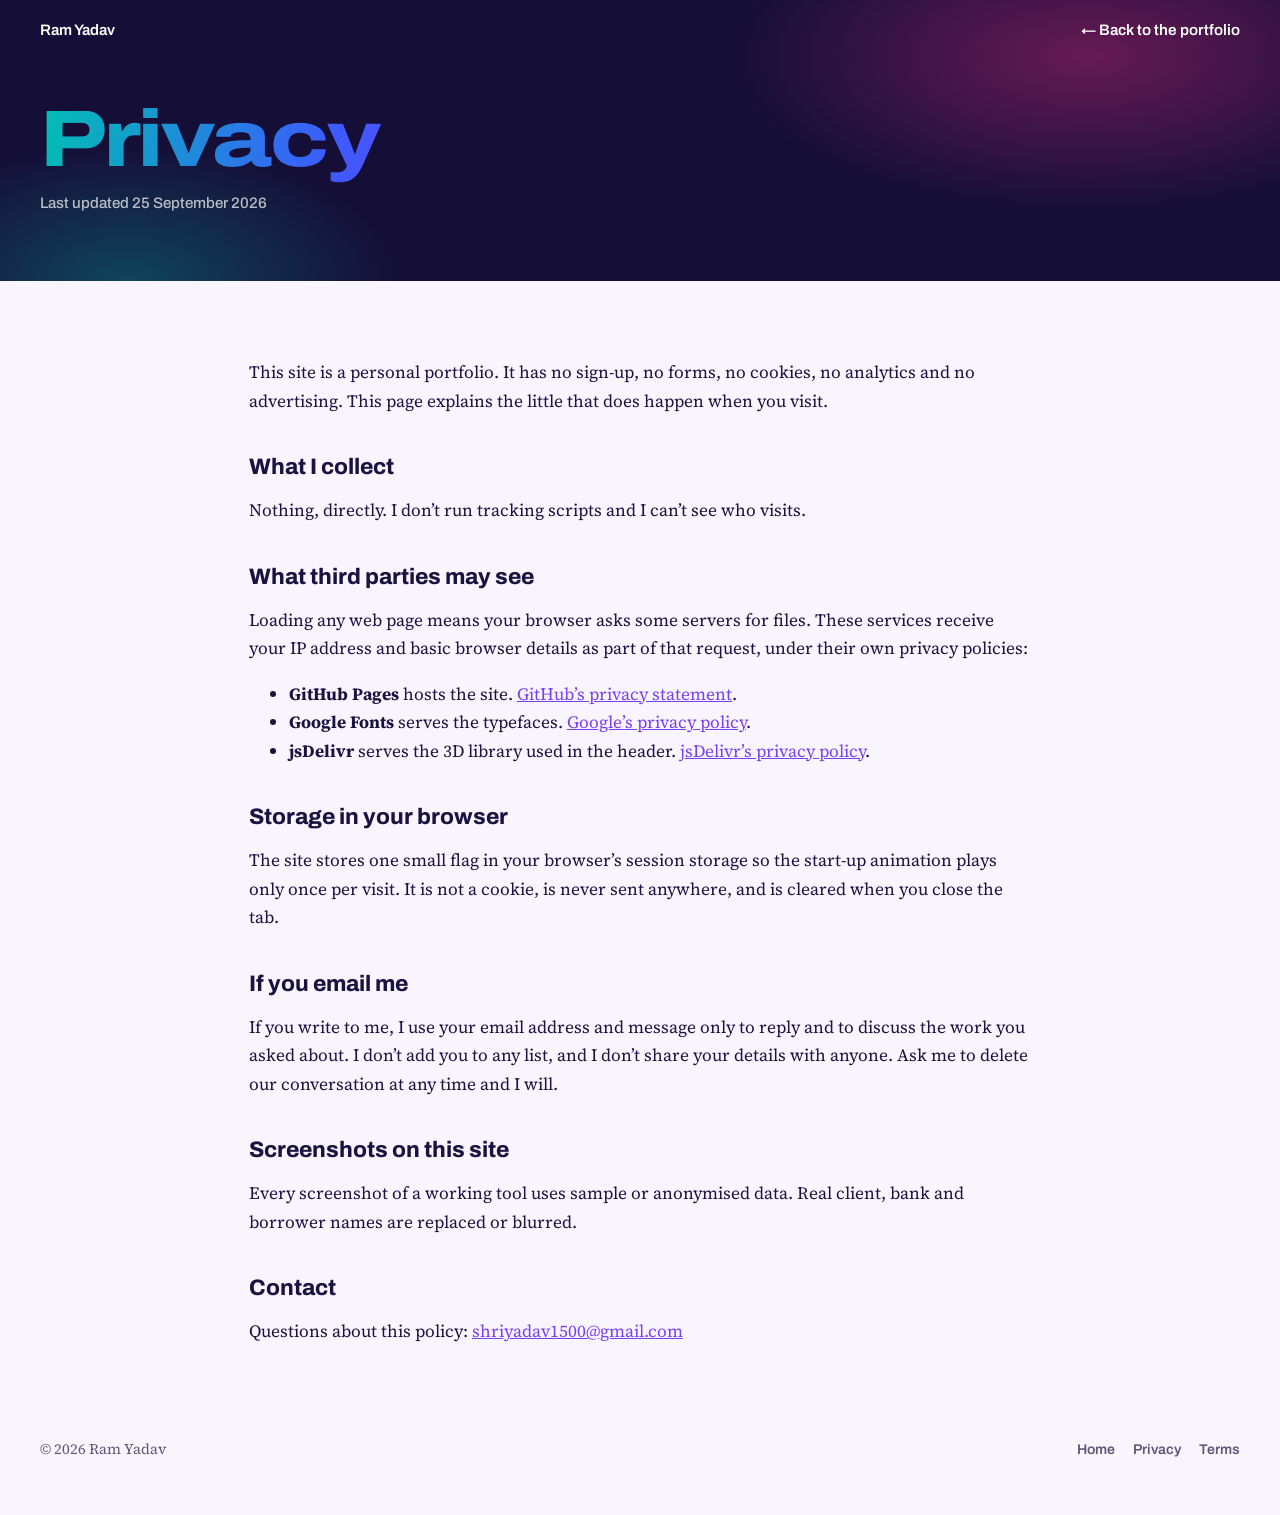
<file: privacy.html>
<!doctype html>
<html lang="en">
<head>
<meta charset="utf-8">
<meta name="viewport" content="width=device-width, initial-scale=1">
<title>Privacy – Ram Yadav</title>
<meta name="description" content="How this portfolio handles your data: no cookies, no analytics, no forms.">
<meta name="robots" content="index,follow">
<link rel="preconnect" href="https://fonts.googleapis.com">
<link rel="preconnect" href="https://fonts.gstatic.com" crossorigin>
<link href="https://fonts.googleapis.com/css2?family=Archivo:wdth,wght@100..125,400..800&family=Source+Serif+4:opsz,wght@8..60,400;8..60,600&display=swap" rel="stylesheet">
<link rel="stylesheet" href="style.css">
<link rel="icon" href="data:image/svg+xml,%3Csvg xmlns='http://www.w3.org/2000/svg' viewBox='0 0 32 32'%3E%3Crect x='5' y='5' width='22' height='22' fill='none' stroke='%23C0287A' stroke-width='3'/%3E%3Ccircle cx='16' cy='16' r='4' fill='%23C0287A'/%3E%3C/svg%3E">
</head>
<body>
<header class="legal-top">
  <div class="wrap">
    <div class="bar"><a href="./">Ram Yadav</a><a href="./">← Back to the portfolio</a></div>
    <h1>Privacy</h1>
    <p class="updated">Last updated 25 September 2026</p>
  </div>
</header>
<main class="wrap legal">
<p>This site is a personal portfolio. It has no sign-up, no forms, no cookies, no analytics and no advertising. This page explains the little that does happen when you visit.</p>

<h2>What I collect</h2>
<p>Nothing, directly. I don’t run tracking scripts and I can’t see who visits.</p>

<h2>What third parties may see</h2>
<p>Loading any web page means your browser asks some servers for files. These services receive your IP address and basic browser details as part of that request, under their own privacy policies:</p>
<ul>
  <li><strong>GitHub Pages</strong> hosts the site. <a href="https://docs.github.com/en/site-policy/privacy-policies/github-general-privacy-statement">GitHub’s privacy statement</a>.</li>
  <li><strong>Google Fonts</strong> serves the typefaces. <a href="https://policies.google.com/privacy">Google’s privacy policy</a>.</li>
  <li><strong>jsDelivr</strong> serves the 3D library used in the header. <a href="https://www.jsdelivr.com/terms/privacy-policy-jsdelivr-net">jsDelivr’s privacy policy</a>.</li>
</ul>

<h2>Storage in your browser</h2>
<p>The site stores one small flag in your browser’s session storage so the start-up animation plays only once per visit. It is not a cookie, is never sent anywhere, and is cleared when you close the tab.</p>

<h2>If you email me</h2>
<p>If you write to me, I use your email address and message only to reply and to discuss the work you asked about. I don’t add you to any list, and I don’t share your details with anyone. Ask me to delete our conversation at any time and I will.</p>

<h2>Screenshots on this site</h2>
<p>Every screenshot of a working tool uses sample or anonymised data. Real client, bank and borrower names are replaced or blurred.</p>

<h2>Contact</h2>
<p>Questions about this policy: <a href="mailto:shriyadav1500@gmail.com">shriyadav1500@gmail.com</a></p>

</main>
<footer class="wrap foot">
  <p>© 2026 Ram Yadav</p>
  <nav class="foot-links"><a href="./">Home</a><a href="privacy.html">Privacy</a><a href="terms.html">Terms</a></nav>
</footer>
</body>
</html>
</file>
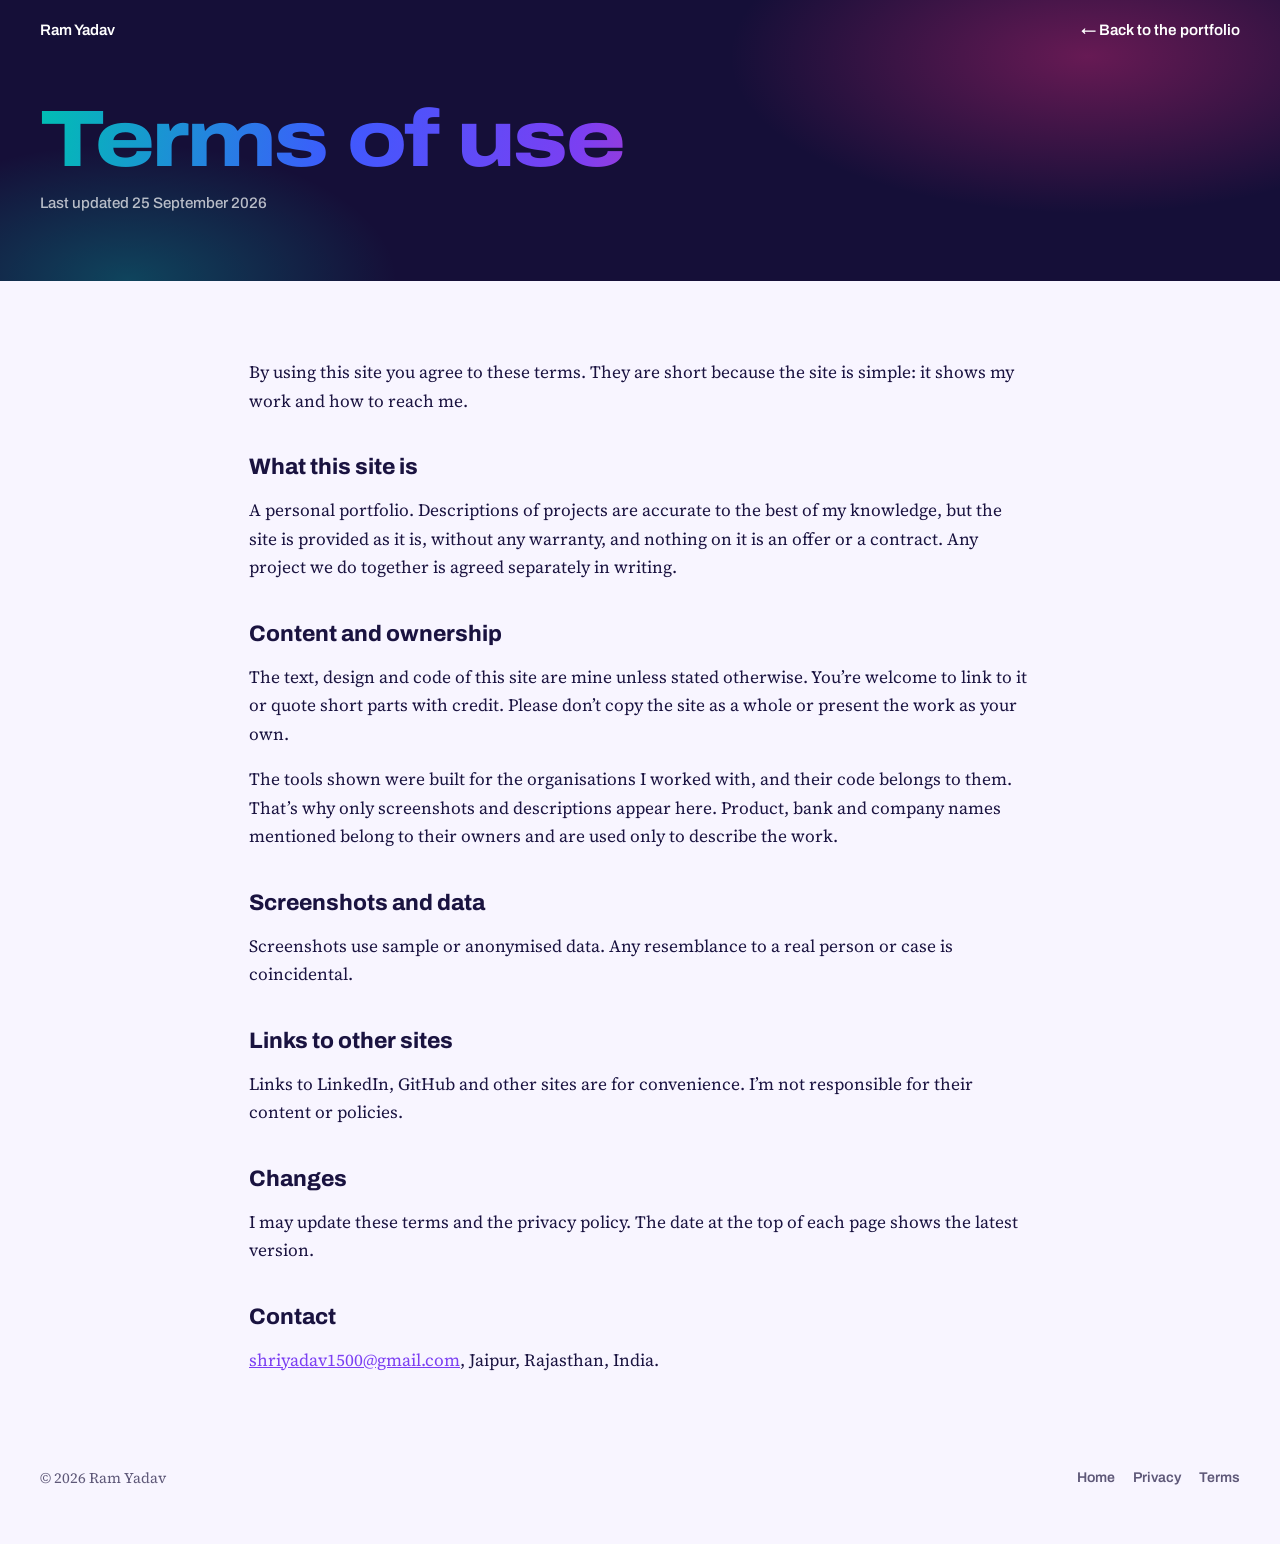
<file: terms.html>
<!doctype html>
<html lang="en">
<head>
<meta charset="utf-8">
<meta name="viewport" content="width=device-width, initial-scale=1">
<title>Terms of use – Ram Yadav</title>
<meta name="description" content="Terms for using Ram Yadav's portfolio site.">
<meta name="robots" content="index,follow">
<link rel="preconnect" href="https://fonts.googleapis.com">
<link rel="preconnect" href="https://fonts.gstatic.com" crossorigin>
<link href="https://fonts.googleapis.com/css2?family=Archivo:wdth,wght@100..125,400..800&family=Source+Serif+4:opsz,wght@8..60,400;8..60,600&display=swap" rel="stylesheet">
<link rel="stylesheet" href="style.css">
<link rel="icon" href="data:image/svg+xml,%3Csvg xmlns='http://www.w3.org/2000/svg' viewBox='0 0 32 32'%3E%3Crect x='5' y='5' width='22' height='22' fill='none' stroke='%23C0287A' stroke-width='3'/%3E%3Ccircle cx='16' cy='16' r='4' fill='%23C0287A'/%3E%3C/svg%3E">
</head>
<body>
<header class="legal-top">
  <div class="wrap">
    <div class="bar"><a href="./">Ram Yadav</a><a href="./">← Back to the portfolio</a></div>
    <h1>Terms of use</h1>
    <p class="updated">Last updated 25 September 2026</p>
  </div>
</header>
<main class="wrap legal">
<p>By using this site you agree to these terms. They are short because the site is simple: it shows my work and how to reach me.</p>

<h2>What this site is</h2>
<p>A personal portfolio. Descriptions of projects are accurate to the best of my knowledge, but the site is provided as it is, without any warranty, and nothing on it is an offer or a contract. Any project we do together is agreed separately in writing.</p>

<h2>Content and ownership</h2>
<p>The text, design and code of this site are mine unless stated otherwise. You’re welcome to link to it or quote short parts with credit. Please don’t copy the site as a whole or present the work as your own.</p>
<p>The tools shown were built for the organisations I worked with, and their code belongs to them. That’s why only screenshots and descriptions appear here. Product, bank and company names mentioned belong to their owners and are used only to describe the work.</p>

<h2>Screenshots and data</h2>
<p>Screenshots use sample or anonymised data. Any resemblance to a real person or case is coincidental.</p>

<h2>Links to other sites</h2>
<p>Links to LinkedIn, GitHub and other sites are for convenience. I’m not responsible for their content or policies.</p>

<h2>Changes</h2>
<p>I may update these terms and the privacy policy. The date at the top of each page shows the latest version.</p>

<h2>Contact</h2>
<p><a href="mailto:shriyadav1500@gmail.com">shriyadav1500@gmail.com</a>, Jaipur, Rajasthan, India.</p>

</main>
<footer class="wrap foot">
  <p>© 2026 Ram Yadav</p>
  <nav class="foot-links"><a href="./">Home</a><a href="privacy.html">Privacy</a><a href="terms.html">Terms</a></nav>
</footer>
</body>
</html>
</file>
<file: style.css>
/* Jaipur's colours: pink city walls, blue pottery, saffron, marigold, indigo dye. */
:root {
  --night: #150F38;
  --ink: #1A1340;
  --paper: #F8F5FF;
  --panel: #FFFFFF;
  --muted: #5E5878;
  --rule: #E3DDF3;
  --pink: #FF2E88;
  --saffron: #FF8A1F;
  --marigold: #FFBE0B;
  --turq: #00BFB3;
  --blue: #3D5AFE;
  --violet: #7B3FF2;
  --rainbow: linear-gradient(100deg, var(--turq), var(--blue) 25%, var(--violet) 45%, var(--pink) 68%, var(--saffron) 85%, var(--marigold));
  --sans: "Archivo", "Segoe UI", system-ui, sans-serif;
  --serif: "Source Serif 4", Georgia, serif;
  --ease: cubic-bezier(.16, 1, .3, 1);
  --max: 1200px;
  color-scheme: light;
}

*, *::before, *::after { box-sizing: border-box; }
html { scroll-behavior: smooth; overflow-x: clip; }
body { margin: 0; overflow-x: clip; background: var(--paper); color: var(--ink); font: 1.0625rem/1.65 var(--serif); -webkit-font-smoothing: antialiased; }
img { display: block; max-width: 100%; height: auto; }
a { color: inherit; }
:focus-visible { outline: 3px solid var(--marigold); outline-offset: 3px; }
h1, h2, h3 { font-family: var(--sans); line-height: 1.06; margin: 0; }
.wrap { width: min(var(--max), 100% - 32px); margin-inline: auto; }

/* ---------- top bar (sits on the dark hero) ---------- */
.top { position: absolute; inset: 0 0 auto; z-index: 3; display: flex; justify-content: space-between; align-items: center; padding: 22px 0; color: #fff; }
.mark { font: 800 1.05rem var(--sans); font-stretch: 118%; text-decoration: none; }
.top nav { display: flex; gap: 24px; align-items: center; font: 500 .95rem var(--sans); }
.top nav a { text-decoration: none; opacity: .75; }
.top nav a:hover { opacity: 1; }
.top .nav-cta { opacity: 1; padding: 8px 16px; border-radius: 999px; background: rgba(255,255,255,.1); border: 1px solid rgba(255,255,255,.25); backdrop-filter: blur(8px); }

/* ---------- hero ---------- */
.hero { position: relative; min-height: 100svh; display: grid; align-content: center; overflow: hidden; padding: 120px 0 44px; background: var(--night); color: #fff; isolation: isolate; }
.hero::before { /* coloured light pooling behind the terrain */
  content: ""; position: absolute; inset: -20%; z-index: -1;
  background: radial-gradient(38% 42% at 78% 30%, rgba(255,46,136,.35), transparent 70%),
              radial-gradient(34% 38% at 92% 78%, rgba(255,138,31,.30), transparent 70%),
              radial-gradient(40% 44% at 55% 95%, rgba(0,191,179,.28), transparent 70%),
              radial-gradient(30% 36% at 10% 10%, rgba(123,63,242,.35), transparent 70%);
  animation: drift 18s ease-in-out infinite alternate;
}
@keyframes drift { to { transform: translate(-3%, 2%) scale(1.06); } }
#terrain { position: absolute; inset: 0; width: 100%; height: 100%; z-index: 0; }
.hero::after { content: ""; position: absolute; inset: 0; z-index: 1; pointer-events: none; background: linear-gradient(90deg, rgba(21,15,56,.9) 12%, rgba(21,15,56,.35) 45%, transparent 70%); }
.hero-in, .hero-stats { position: relative; z-index: 2; }
.hero h1 {
  font-size: clamp(4rem, 12vw, 10.5rem); font-weight: 800; font-stretch: 125%; letter-spacing: -.035em; line-height: .86; margin: 0 0 30px;
  background: var(--rainbow); background-size: 220% 100%; -webkit-background-clip: text; background-clip: text; color: transparent;
  animation: rise 1.2s var(--ease) both, shimmer 9s linear infinite;
}
@keyframes shimmer { to { background-position: 220% 0; } }
.hello { font: 600 clamp(1.1rem, 1.8vw, 1.5rem) var(--sans); color: rgba(255,255,255,.78); margin: 0 0 6px 6px; animation: rise 1s var(--ease) both; }
.lede { font-size: clamp(1.25rem, 2.1vw, 1.6rem); max-width: 25em; margin: 0 0 10px; }
.sub { color: rgba(255,255,255,.7); margin: 0; }
.cta { display: flex; flex-wrap: wrap; gap: 12px; margin: 32px 0 0; }
.btn { font: 700 .98rem var(--sans); text-decoration: none; padding: 14px 24px; border-radius: 999px; color: #fff; background: linear-gradient(100deg, var(--pink), var(--saffron)); box-shadow: 0 14px 34px -14px var(--pink); transition: transform .35s var(--ease), box-shadow .35s; }
.btn:hover { transform: translateY(-3px) scale(1.02); box-shadow: 0 20px 40px -14px var(--pink); }
.btn.ghost { background: transparent; border: 1.5px solid currentColor; box-shadow: none; }
.hero-stats { display: grid; grid-template-columns: repeat(3, 1fr); gap: 16px; margin-top: 70px; }
.hero-stats div { display: flex; flex-direction: column-reverse; padding: 18px 20px; border-radius: 18px; background: rgba(255,255,255,.07); border: 1px solid rgba(255,255,255,.12); backdrop-filter: blur(10px); }
.hero-stats div:nth-child(1) dd { color: var(--turq); } .hero-stats div:nth-child(2) dd { color: var(--pink); } .hero-stats div:nth-child(3) dd { color: var(--marigold); }
.hero-stats dt { font: 500 .88rem var(--sans); color: rgba(255,255,255,.7); }
.hero-stats dd { margin: 0; font: 800 clamp(1.8rem, 3.4vw, 2.7rem) var(--sans); font-stretch: 118%; font-variant-numeric: tabular-nums; }
.hero-in > *, .hero-stats { opacity: 0; transform: translateY(18px); animation: rise 1s var(--ease) forwards; }
.hero-in > :nth-child(2) { animation-delay: .12s; } .hero-in > :nth-child(3) { animation-delay: .22s; } .hero-in > :nth-child(4) { animation-delay: .32s; }
.hero-stats { animation-delay: .5s; }
@keyframes rise { to { opacity: 1; transform: none; } }

/* ---------- moving skills band ---------- */
.band { overflow: hidden; background: linear-gradient(100deg, var(--saffron), var(--pink) 55%, var(--violet)); color: #fff; transform: rotate(-1.5deg); margin: -22px -10px 0; position: relative; z-index: 2; box-shadow: 0 18px 40px -20px rgba(255,46,136,.7); }
.band-track { display: flex; width: max-content; animation: slide 32s linear infinite; }
.band span { font: 800 clamp(1.1rem, 2.4vw, 1.7rem) var(--sans); font-stretch: 115%; padding: 16px 28px; white-space: nowrap; }
.band span::after { content: "✦"; margin-left: 56px; color: var(--marigold); }
@keyframes slide { to { transform: translateX(-50%); } }

/* ---------- section titles ---------- */
#work { padding: 110px 0 10px; }
.section-title { font-size: clamp(2.3rem, 5vw, 4rem); font-weight: 800; font-stretch: 118%; letter-spacing: -.025em; }
.section-lede { color: var(--muted); font-size: 1.15rem; margin: 12px 0 0; max-width: 40em; }

/* ---------- projects: each one wears its own colour ---------- */
.project { --c: var(--pink); padding: 90px 0 30px; }
.p-head h3 { font-size: clamp(2rem, 4.4vw, 3.4rem); font-weight: 800; font-stretch: 114%; letter-spacing: -.02em; }
.p-head h3::before { content: ""; display: block; width: 64px; height: 8px; border-radius: 8px; background: var(--c); margin-bottom: 22px; box-shadow: 18px 0 0 color-mix(in srgb, var(--c) 45%, transparent), 36px 0 0 color-mix(in srgb, var(--c) 20%, transparent); }
.p-sub { font-size: 1.22rem; color: var(--muted); margin: 14px 0 34px; max-width: 36em; }
.p-grid { display: grid; grid-template-columns: minmax(0, 1.6fr) minmax(0, 1fr); gap: 56px; align-items: start; }
.p-copy p { margin: 0 0 16px; max-width: 38em; }
.points { padding-left: 1.2em; margin: 6px 0 0; }
.points li { margin-bottom: 8px; }
.points li::marker { color: var(--c); content: "◆  "; font-size: .8em; }
.facts { margin: 0; padding: 24px; border-radius: 22px; background: color-mix(in srgb, var(--c) 10%, var(--panel)); border: 1px solid color-mix(in srgb, var(--c) 30%, transparent); font-family: var(--sans); }
.facts div + div { margin-top: 16px; }
.facts dt { font-size: .82rem; font-weight: 600; color: color-mix(in srgb, var(--c) 70%, var(--ink)); }
.facts dd { margin: 3px 0 0; font-size: .98rem; line-height: 1.45; }

/* screenshots float on a coloured, dotted (bandhani) stage and lean toward the pointer */
.shot, .shots { margin: 46px 0 0; }
.shots { display: grid; gap: 26px; }
.shots .shot { margin: 0; }
.shots.two { grid-template-columns: 1fr 1fr; }
.shots.two.narrow { grid-template-columns: .62fr 1.38fr; align-items: start; }
.shots.three { grid-template-columns: repeat(3, 1fr); }
.shot { perspective: 1400px; }
.zoom {
  --rx: 0deg; --ry: 0deg;
  display: block; width: 100%; padding: 22px; border: 0; border-radius: 26px; cursor: zoom-in;
  background: radial-gradient(circle at 1px 1px, rgba(255,255,255,.35) 1.4px, transparent 1.6px) 0 0 / 14px 14px,
              linear-gradient(135deg, var(--c), color-mix(in srgb, var(--c) 55%, var(--violet)));
  transform: rotateX(var(--rx)) rotateY(var(--ry)); transform-style: preserve-3d;
  transition: transform .5s var(--ease), box-shadow .5s;
  box-shadow: 0 30px 60px -30px color-mix(in srgb, var(--c) 80%, #000);
}
.zoom img { width: 100%; border-radius: 12px; transform: translateZ(40px); box-shadow: 0 18px 40px -16px rgba(0,0,0,.45); }
.tilt .zoom { transform: rotateX(18deg) rotateY(-10deg) scale(.92); }
.tilt.in .zoom { transform: rotateX(var(--rx)) rotateY(var(--ry)); }
figcaption { font: .9rem/1.45 var(--sans); color: var(--muted); margin-top: 12px; }
.reveal { opacity: 0; transform: translateY(26px); transition: opacity .9s var(--ease), transform .9s var(--ease); }
.reveal.in { opacity: 1; transform: none; }

/* ---------- runner pipeline ---------- */
.pipe { position: relative; list-style: none; padding: 0; margin: 0 0 42px; display: grid; grid-template-columns: repeat(8, 1fr); gap: 8px; font: 700 .88rem var(--sans); }
.pipe li { display: flex; align-items: center; justify-content: center; text-align: center; line-height: 1.25; padding: 12px 6px; border-radius: 999px; background: var(--panel); border: 1.5px solid var(--rule); color: var(--muted); animation: step 8s linear infinite; animation-delay: calc(var(--i) * 1s); }
@keyframes step {
  0%, 11% { color: #fff; background: var(--c); border-color: var(--c); transform: translateY(-4px); box-shadow: 0 12px 24px -10px var(--c); }
  13%, 100% { color: var(--muted); background: var(--panel); border-color: var(--rule); transform: none; box-shadow: none; }
}

/* ---------- agent flow ---------- */
.flow { width: 100%; height: auto; margin: 0 0 42px; font-family: var(--sans); }
.flow .edges path { fill: none; stroke: var(--c); stroke-width: 1.8; opacity: .7; stroke-dasharray: 6 8; animation: flow 1.4s linear infinite; }
@keyframes flow { to { stroke-dashoffset: -28; } }
.flow rect { fill: #FFFFFF; stroke: var(--rule); stroke-width: 1.5; }
.flow .nodes rect:nth-of-type(2) { fill: #E6FAF8; stroke: var(--turq); } .flow .nodes rect:nth-of-type(3) { fill: #EEF1FF; stroke: var(--blue); }
.flow .nodes rect:nth-of-type(4) { fill: #F3ECFF; stroke: var(--violet); } .flow .nodes rect:nth-of-type(5) { fill: #FFE9F3; stroke: var(--pink); }
.flow .nodes rect:nth-of-type(6) { fill: #FFF1E3; stroke: var(--saffron); } .flow .nodes rect:nth-of-type(7) { fill: #FFF7DB; stroke: var(--marigold); }
.flow .end { fill: var(--pink); stroke: var(--pink); }
.flow text { font-size: 13px; font-weight: 700; fill: #1A1340; text-anchor: middle; }
.flow text.s { font-size: 11px; font-weight: 500; fill: #5E5878; }
.flow .end + text { fill: #fff; }

/* ---------- smaller builds ---------- */
.more, .build, .path { padding: 110px 0 20px; }
.tools { display: grid; grid-template-columns: repeat(3, 1fr); gap: 18px; margin-top: 40px; }
.tools article { --t: var(--pink); padding: 28px; border-radius: 22px; background: var(--panel); border: 1px solid var(--rule); position: relative; overflow: hidden; transition: transform .5s var(--ease), box-shadow .5s; }
.tools article:nth-child(2) { --t: var(--turq); } .tools article:nth-child(3) { --t: var(--violet); }
.tools article:nth-child(4) { --t: var(--saffron); } .tools article:nth-child(5) { --t: var(--blue); } .tools article:nth-child(6) { --t: var(--marigold); }
.tools article::before { content: ""; position: absolute; width: 140px; height: 140px; right: -50px; top: -50px; border-radius: 50%; background: var(--t); opacity: .16; transition: transform .6s var(--ease); }
.tools article:hover { transform: translateY(-6px) rotate(-.4deg); box-shadow: 0 26px 50px -30px var(--t); }
.tools article:hover::before { transform: scale(2.2); }
.tools h3 { font-size: 1.18rem; font-weight: 750; margin-bottom: 10px; position: relative; }
.tools p { margin: 0; font-size: 1rem; position: relative; }
.tools .stack { margin-top: 14px; font: 600 .85rem var(--sans); color: color-mix(in srgb, var(--t) 80%, var(--ink)); }

/* ---------- services with a turning cube ---------- */
.build-grid { display: grid; grid-template-columns: 300px 1fr; gap: 56px; align-items: center; margin-top: 44px; }
.cube-wrap { perspective: 900px; height: 300px; cursor: grab; touch-action: none; user-select: none; display: grid; place-items: center; }
.cube { --s: 170px; width: var(--s); height: var(--s); position: relative; transform-style: preserve-3d; transform: rotateX(-22deg) rotateY(0deg); }
.cube b { position: absolute; inset: 0; display: grid; place-items: center; font: 800 1.2rem var(--sans); font-stretch: 112%; color: #fff; border-radius: 18px; box-shadow: inset 0 0 0 1px rgba(255,255,255,.35); }
.cube b:nth-child(1) { background: var(--pink); transform: translateZ(calc(var(--s) / 2)); }
.cube b:nth-child(2) { background: var(--turq); transform: rotateY(90deg) translateZ(calc(var(--s) / 2)); }
.cube b:nth-child(3) { background: var(--violet); transform: rotateY(180deg) translateZ(calc(var(--s) / 2)); }
.cube b:nth-child(4) { background: var(--saffron); transform: rotateY(-90deg) translateZ(calc(var(--s) / 2)); }
.cube b:nth-child(5) { background: var(--blue); transform: rotateX(90deg) translateZ(calc(var(--s) / 2)); }
.cube b:nth-child(6) { background: var(--marigold); color: #1A1340; transform: rotateX(-90deg) translateZ(calc(var(--s) / 2)); }
@keyframes turn { from { transform: rotateX(-22deg) rotateY(0); } to { transform: rotateX(-22deg) rotateY(360deg); } }
.services { list-style: none; padding: 0; margin: 0; display: grid; grid-template-columns: 1fr 1fr; gap: 14px; }
.services li { padding: 20px 22px; border-radius: 18px; background: var(--panel); border: 1px solid var(--rule); border-left: 5px solid var(--pink); }
.services li:nth-child(2) { border-left-color: var(--turq); } .services li:nth-child(3) { border-left-color: var(--violet); }
.services li:nth-child(4) { border-left-color: var(--saffron); } .services li:nth-child(5) { border-left-color: var(--blue); } .services li:nth-child(6) { border-left-color: var(--marigold); }
.services h3 { font-size: 1.15rem; font-weight: 750; margin-bottom: 6px; }
.services p { margin: 0; color: var(--muted); font-size: 1rem; }

/* ---------- path ---------- */
.timeline { list-style: none; margin: 46px 0 0; padding: 0; display: grid; grid-template-columns: repeat(3, 1fr); gap: 22px; }
.timeline li { padding: 28px; border-radius: 22px; background: var(--panel); border: 1px solid var(--rule); }
.timeline .when { font: 800 3.2rem/1 var(--sans); font-stretch: 122%; margin: 0 0 14px; background: var(--rainbow); background-size: 300% 100%; -webkit-background-clip: text; background-clip: text; color: transparent; }
.timeline li:nth-child(1) .when { background-position: 0 0; } .timeline li:nth-child(2) .when { background-position: 50% 0; } .timeline li:nth-child(3) .when { background-position: 100% 0; }
.timeline h3 { font-size: 1.2rem; font-weight: 750; margin-bottom: 8px; }
.timeline p { margin: 0; }

/* ---------- contact ---------- */
.contact { margin-top: 110px; padding: 90px min(6vw, 70px); border-radius: 36px; color: #fff; position: relative; overflow: hidden;
  background: linear-gradient(120deg, var(--violet), var(--pink) 45%, var(--saffron) 80%, var(--marigold)); background-size: 200% 200%; animation: glow 14s ease-in-out infinite alternate; }
@keyframes glow { to { background-position: 100% 100%; } }
.contact h2 { font-size: clamp(2.3rem, 5.8vw, 4.8rem); font-weight: 800; font-stretch: 122%; letter-spacing: -.03em; max-width: 13em; }
.contact > p { font-size: 1.25rem; max-width: 32em; margin: 18px 0 0; opacity: .92; }
.contact .btn { background: #fff; color: #1A1340; box-shadow: 0 16px 36px -16px rgba(0,0,0,.5); }
.contact .btn.ghost { background: transparent; color: #fff; }
.foot { padding: 34px 0 54px; color: var(--muted); font-size: .92rem; }

/* ---------- lightbox ---------- */
.lightbox { border: 0; padding: 0; background: transparent; max-width: 96vw; }
.lightbox::backdrop { background: rgba(21, 15, 56, .88); backdrop-filter: blur(6px); }
.lightbox img { max-width: 96vw; max-height: 86vh; border-radius: 12px; }
.lb-close { display: block; margin: 0 0 10px auto; font: 700 .95rem var(--sans); padding: 8px 18px; border-radius: 999px; border: 0; cursor: pointer; background: var(--marigold); }

/* ---------- small screens ---------- */
@media (max-width: 900px) {
  .top nav a:not(.nav-cta) { display: none; }
  .p-grid, .shots.two, .shots.two.narrow, .build-grid { grid-template-columns: 1fr; gap: 28px; }
  .shots.three, .tools, .services { grid-template-columns: 1fr 1fr; }
  .timeline { grid-template-columns: 1fr; }
  .pipe { grid-template-columns: repeat(4, 1fr); grid-auto-rows: 1fr; }
  .hero::after { background: linear-gradient(0deg, rgba(21,15,56,.95) 35%, rgba(21,15,56,.4)); }
}
@media (max-width: 560px) {
  .shots.three, .tools, .services, .hero-stats { grid-template-columns: 1fr; }
  .zoom { padding: 12px; border-radius: 18px; }
  .contact { border-radius: 24px; }
}
@media (prefers-reduced-motion: reduce) {
  *, *::before, *::after { animation: none !important; transition: none !important; }
  .reveal, .hero-in > *, .hero-stats { opacity: 1; transform: none; }
  .tilt .zoom { transform: none; }
}

/* ================= control room layer ================= */
/* boot screen */
.boot { position: fixed; inset: 0; z-index: 50; background: var(--night); color: #fff; display: grid; grid-template-rows: 1fr auto; padding: 5vw; font: .95rem/1.7 ui-monospace, "Cascadia Code", Consolas, monospace; transition: transform .9s var(--ease) .1s, opacity .6s .5s; }
.boot.done { transform: translateY(-100%); opacity: 0; pointer-events: none; }
.boot-log { margin: 0; color: rgba(255,255,255,.7); white-space: pre-wrap; }
.boot-log b { color: var(--turq); font-weight: 600; }
.boot-pct { margin: 0; font: 800 clamp(5rem, 18vw, 15rem)/.8 var(--sans); font-stretch: 125%; text-align: right; background: var(--rainbow); -webkit-background-clip: text; background-clip: text; color: transparent; }

/* HUD strip */
.hud { display: flex; gap: 22px; margin: 0; font: 500 .78rem ui-monospace, Consolas, monospace; letter-spacing: .02em; color: rgba(255,255,255,.62); }
.hud .ok { color: #7CF0C8; }
.hud .ok::before { content: ""; display: inline-block; width: 7px; height: 7px; border-radius: 50%; background: #7CF0C8; margin-right: 7px; box-shadow: 0 0 10px #7CF0C8; animation: blink 2s infinite; }
@keyframes blink { 50% { opacity: .35; } }

/* rotating word */
.rot { display: inline-block; color: var(--marigold); font-weight: 600; min-width: 5ch; transition: opacity .3s, transform .3s var(--ease); }
.rot.out { opacity: 0; transform: translateY(-40%); }

/* manifesto: words light up as you scroll past */
.manifesto { padding: 130px 0 40px; }
.manifesto p { margin: 0; max-width: 20em; font: 750 clamp(1.9rem, 4.2vw, 3.6rem)/1.18 var(--sans); font-stretch: 108%; letter-spacing: -.02em; }
.manifesto span { color: color-mix(in srgb, var(--ink) 16%, transparent); transition: color .4s; }
.manifesto span.lit { color: var(--ink); }
.manifesto span.lit.hot { color: var(--pink); } .manifesto span.lit.hot:nth-of-type(odd) { color: var(--turq); }

/* work index with a preview that follows the pointer */
.index { list-style: none; padding: 0; margin: 46px 0 0; border-top: 1px solid var(--rule); counter-reset: w; }
.index a { display: grid; grid-template-columns: 3rem 1fr auto 4rem; align-items: baseline; gap: 18px; padding: 22px 6px; border-bottom: 1px solid var(--rule); text-decoration: none; position: relative; transition: padding .4s var(--ease), color .3s; }
.index a::before { counter-increment: w; content: counter(w, decimal-leading-zero); font: 600 .85rem var(--sans); color: var(--c); }
.index span { font: 750 clamp(1.3rem, 2.6vw, 2.1rem) var(--sans); font-stretch: 110%; }
.index em { font: 500 .9rem var(--sans); font-style: normal; color: var(--muted); }
.index b { font: 600 .9rem var(--sans); color: var(--muted); text-align: right; }
.index a:hover { padding-left: 22px; color: var(--c); }
.peek { position: fixed; left: 0; top: 0; z-index: 20; width: 340px; aspect-ratio: 16/10; border-radius: 14px; overflow: hidden; pointer-events: none; opacity: 0; transform: translate(-50%, -50%) scale(.6) rotate(-4deg); transition: opacity .25s, transform .45s var(--ease); box-shadow: 0 30px 60px -20px rgba(21,15,56,.55); }
.peek.on { opacity: 1; transform: translate(-50%, -50%) scale(1) rotate(-4deg); }
.peek img { width: 100%; height: 100%; object-fit: cover; object-position: top left; }

/* console */
.console-sec { padding: 110px 0 10px; }
.console { margin-top: 36px; border-radius: 20px; overflow: hidden; background: var(--night); color: #E9E4FF; box-shadow: 0 40px 80px -40px rgba(123,63,242,.8); font: .95rem/1.6 ui-monospace, "Cascadia Code", Consolas, monospace; }
.c-bar { display: flex; align-items: center; gap: 8px; padding: 12px 16px; background: rgba(255,255,255,.06); }
.c-bar i { width: 12px; height: 12px; border-radius: 50%; background: var(--pink); } .c-bar i:nth-child(2) { background: var(--marigold); } .c-bar i:nth-child(3) { background: var(--turq); }
.c-bar span { margin-left: 10px; color: rgba(255,255,255,.55); font-size: .85rem; }
.c-out { margin: 0; padding: 18px 20px 4px; min-height: 240px; max-height: 360px; overflow: auto; white-space: pre-wrap; }
.c-out .k { color: var(--marigold); } .c-out .g { color: #7CF0C8; } .c-out .p { color: #FF7DB8; } .c-out .dim { color: rgba(255,255,255,.5); }
.c-out a { color: #7CF0C8; }
.c-in { display: flex; gap: 10px; padding: 8px 20px 18px; }
.c-in label { color: var(--pink); font-weight: 700; }
.c-in input { flex: 1; background: none; border: 0; outline: 0; color: #fff; font: inherit; caret-color: var(--marigold); }
code { font-family: ui-monospace, Consolas, monospace; background: color-mix(in srgb, var(--violet) 14%, transparent); padding: 1px 7px; border-radius: 6px; }

/* custom cursor (pointer devices only) */
.cursor { position: fixed; left: 0; top: 0; z-index: 60; width: 14px; height: 14px; border-radius: 50%; pointer-events: none; background: var(--pink); mix-blend-mode: multiply; transform: translate(-50%, -50%); transition: width .3s var(--ease), height .3s var(--ease), background .3s; display: grid; place-items: center; }
.cursor span { font: 700 .8rem var(--sans); color: #fff; opacity: 0; transition: opacity .2s; }
.cursor.big { width: 78px; height: 78px; background: var(--violet); mix-blend-mode: normal; }
.cursor.big span { opacity: 1; }
@media (hover: none) { .cursor, .peek { display: none; } }
@media (max-width: 1100px) { .hud span:nth-child(2) { display: none; } }
@media (max-width: 900px) { .hud { display: none; } .index a { grid-template-columns: 2.4rem 1fr; } .index em, .index b { display: none; } }
@media (prefers-reduced-motion: reduce) { .boot { display: none; } }

/* ---------- about ---------- */
.about { padding: 120px 0 10px; display: grid; grid-template-columns: minmax(0, .9fr) minmax(0, 1.1fr); gap: 70px; align-items: center; }
.portrait { margin: 0; perspective: 1200px; }
.frame {
  padding: 18px; border-radius: 32px; transform: rotate(-3deg); transition: transform .8s var(--ease);
  background: radial-gradient(circle at 1px 1px, rgba(255,255,255,.4) 1.4px, transparent 1.6px) 0 0 / 14px 14px, var(--rainbow);
  box-shadow: 0 40px 80px -40px rgba(123,63,242,.8);
}
.frame img { border-radius: 20px; filter: saturate(1.05) contrast(1.03); }
.portrait:hover .frame { transform: rotate(0deg) scale(1.02); }
.portrait figcaption { display: flex; align-items: center; gap: 8px; margin-top: 18px; font: 600 .9rem var(--sans); color: var(--muted); }
.portrait .dot { width: 9px; height: 9px; border-radius: 50%; background: var(--turq); box-shadow: 0 0 0 4px color-mix(in srgb, var(--turq) 25%, transparent); }
.about-copy p { font-size: 1.2rem; max-width: 32em; margin: 18px 0 0; }
.about-copy p:first-of-type { margin-top: 24px; }

/* ---------- footer ---------- */
.foot { display: flex; flex-wrap: wrap; justify-content: space-between; align-items: center; gap: 16px; }
.foot p { margin: 0; }
.foot-links { display: flex; align-items: center; gap: 18px; font: 600 .88rem var(--sans); }
.foot-links a { color: var(--muted); text-decoration: none; }
.foot-links a:hover { color: var(--ink); }
.foot-links .resume-btn { color: #fff; padding: 7px 14px; border-radius: 999px; background: linear-gradient(100deg, var(--violet), var(--pink)); }
.foot-links .resume-btn:hover { color: #fff; filter: brightness(1.1); }

/* ---------- legal pages ---------- */
.legal-top { background: var(--night); color: #fff; padding: 22px 0 70px; position: relative; overflow: hidden; }
.legal-top::before { content: ""; position: absolute; inset: 0; background: radial-gradient(40% 80% at 85% 20%, rgba(255,46,136,.35), transparent 70%), radial-gradient(30% 70% at 10% 100%, rgba(0,191,179,.3), transparent 70%); }
.legal-top .wrap { position: relative; }
.legal-top .bar { display: flex; justify-content: space-between; align-items: center; }
.legal-top a { color: #fff; text-decoration: none; font: 600 .95rem var(--sans); }
.legal-top h1 { margin-top: 60px; font-size: clamp(2.6rem, 7vw, 5rem); font-weight: 800; font-stretch: 120%; letter-spacing: -.03em; background: var(--rainbow); -webkit-background-clip: text; background-clip: text; color: transparent; }
.legal-top .updated { margin: 12px 0 0; color: rgba(255,255,255,.7); font: 500 .95rem var(--sans); }
.legal { max-width: 46em; padding: 60px 0 40px; }
.legal h2 { font-size: 1.4rem; font-weight: 750; margin: 40px 0 10px; }
.legal p, .legal li { font-size: 1.08rem; }
.legal a { color: var(--violet); }

@media (max-width: 900px) { .about { grid-template-columns: 1fr; gap: 40px; } .portrait { max-width: 420px; } }
.legal a.btn { color: #fff; display: inline-block; margin-top: 10px; }

html.booted .boot { display: none; }
.cube-wrap:active { cursor: grabbing; }
</file>
